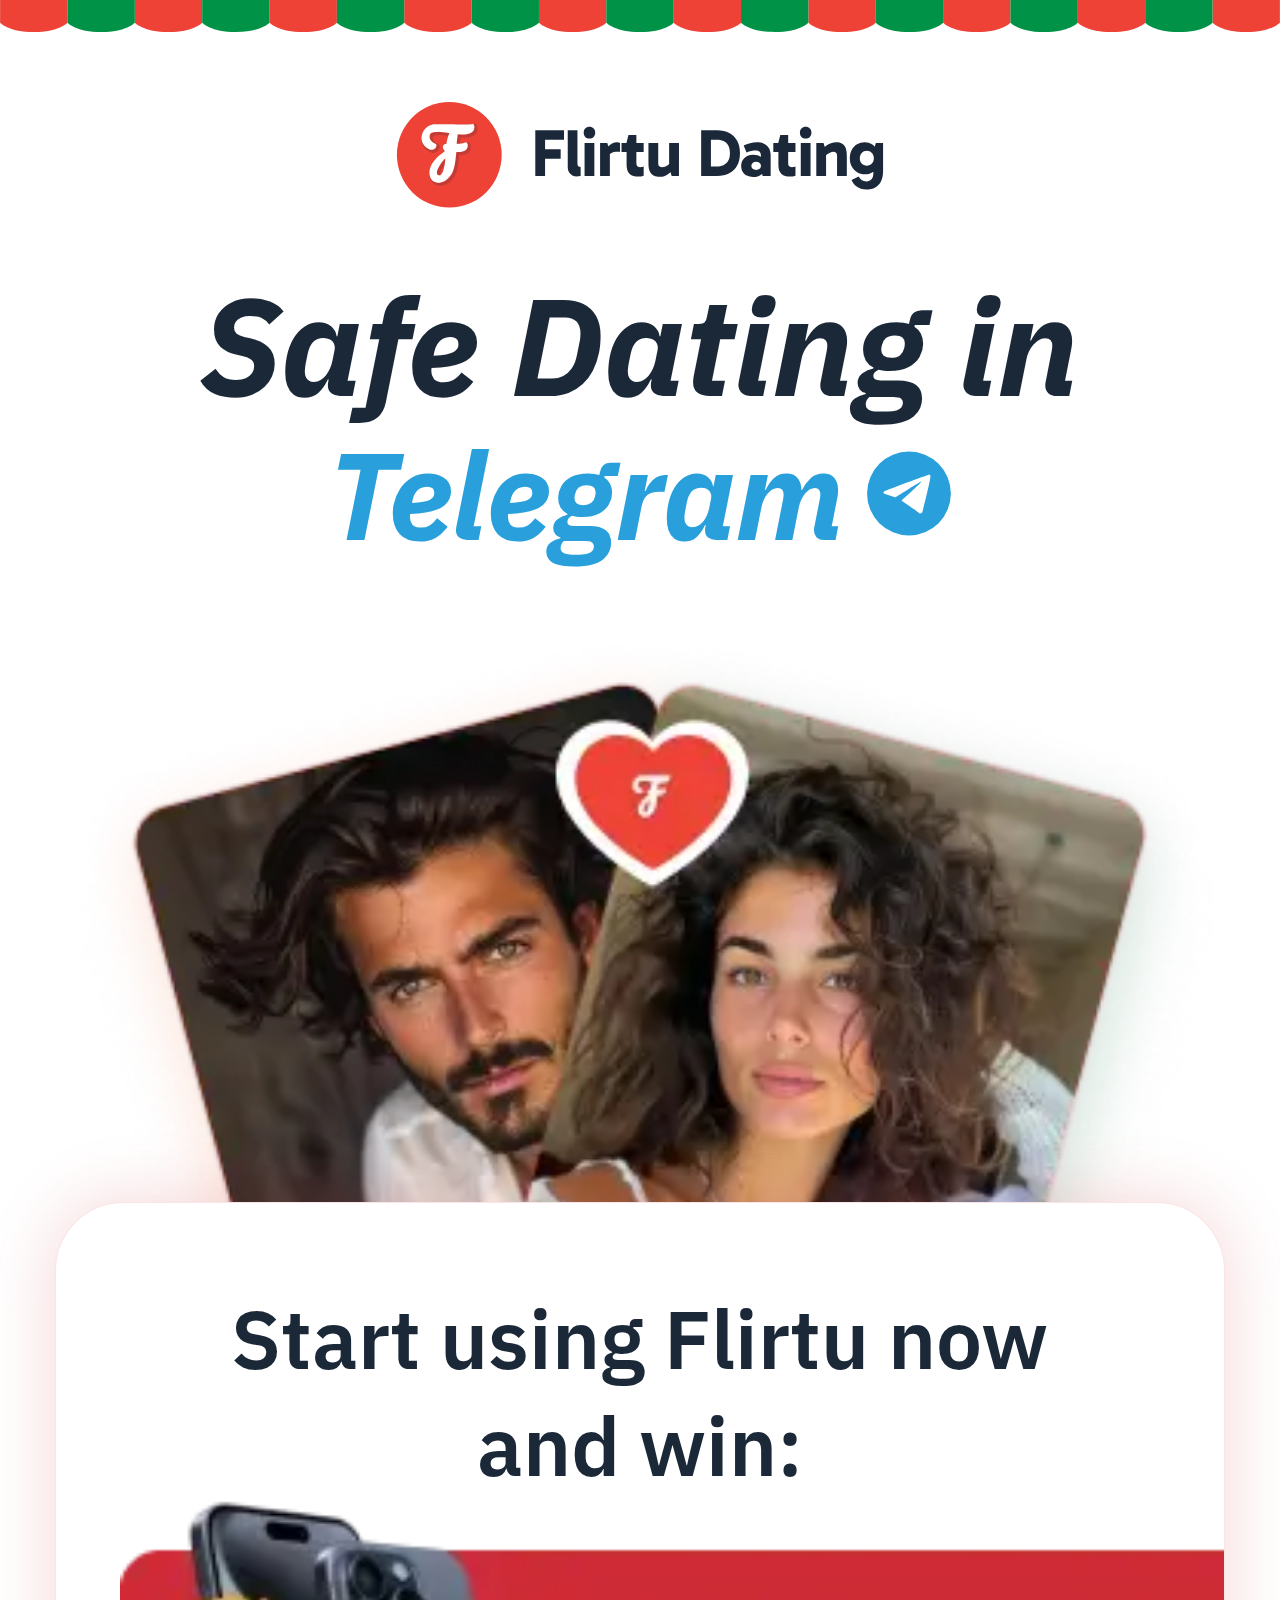
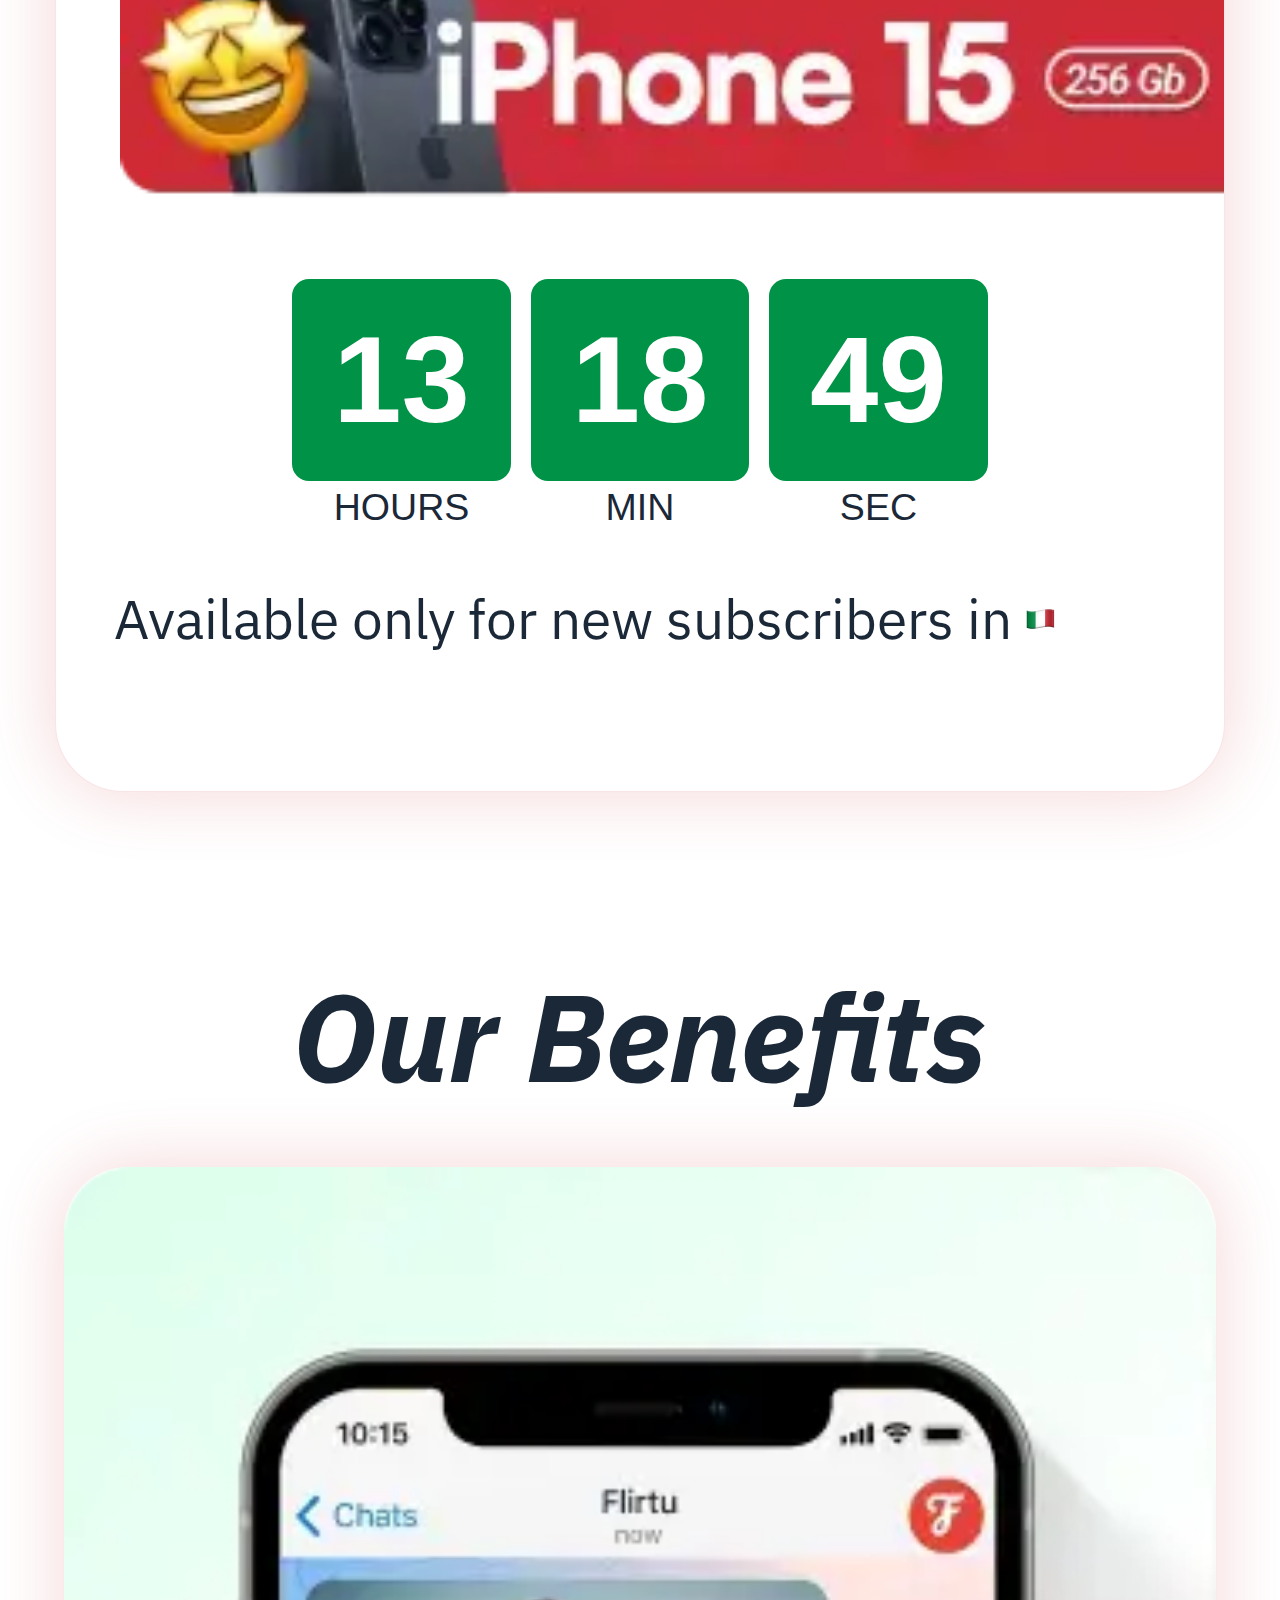
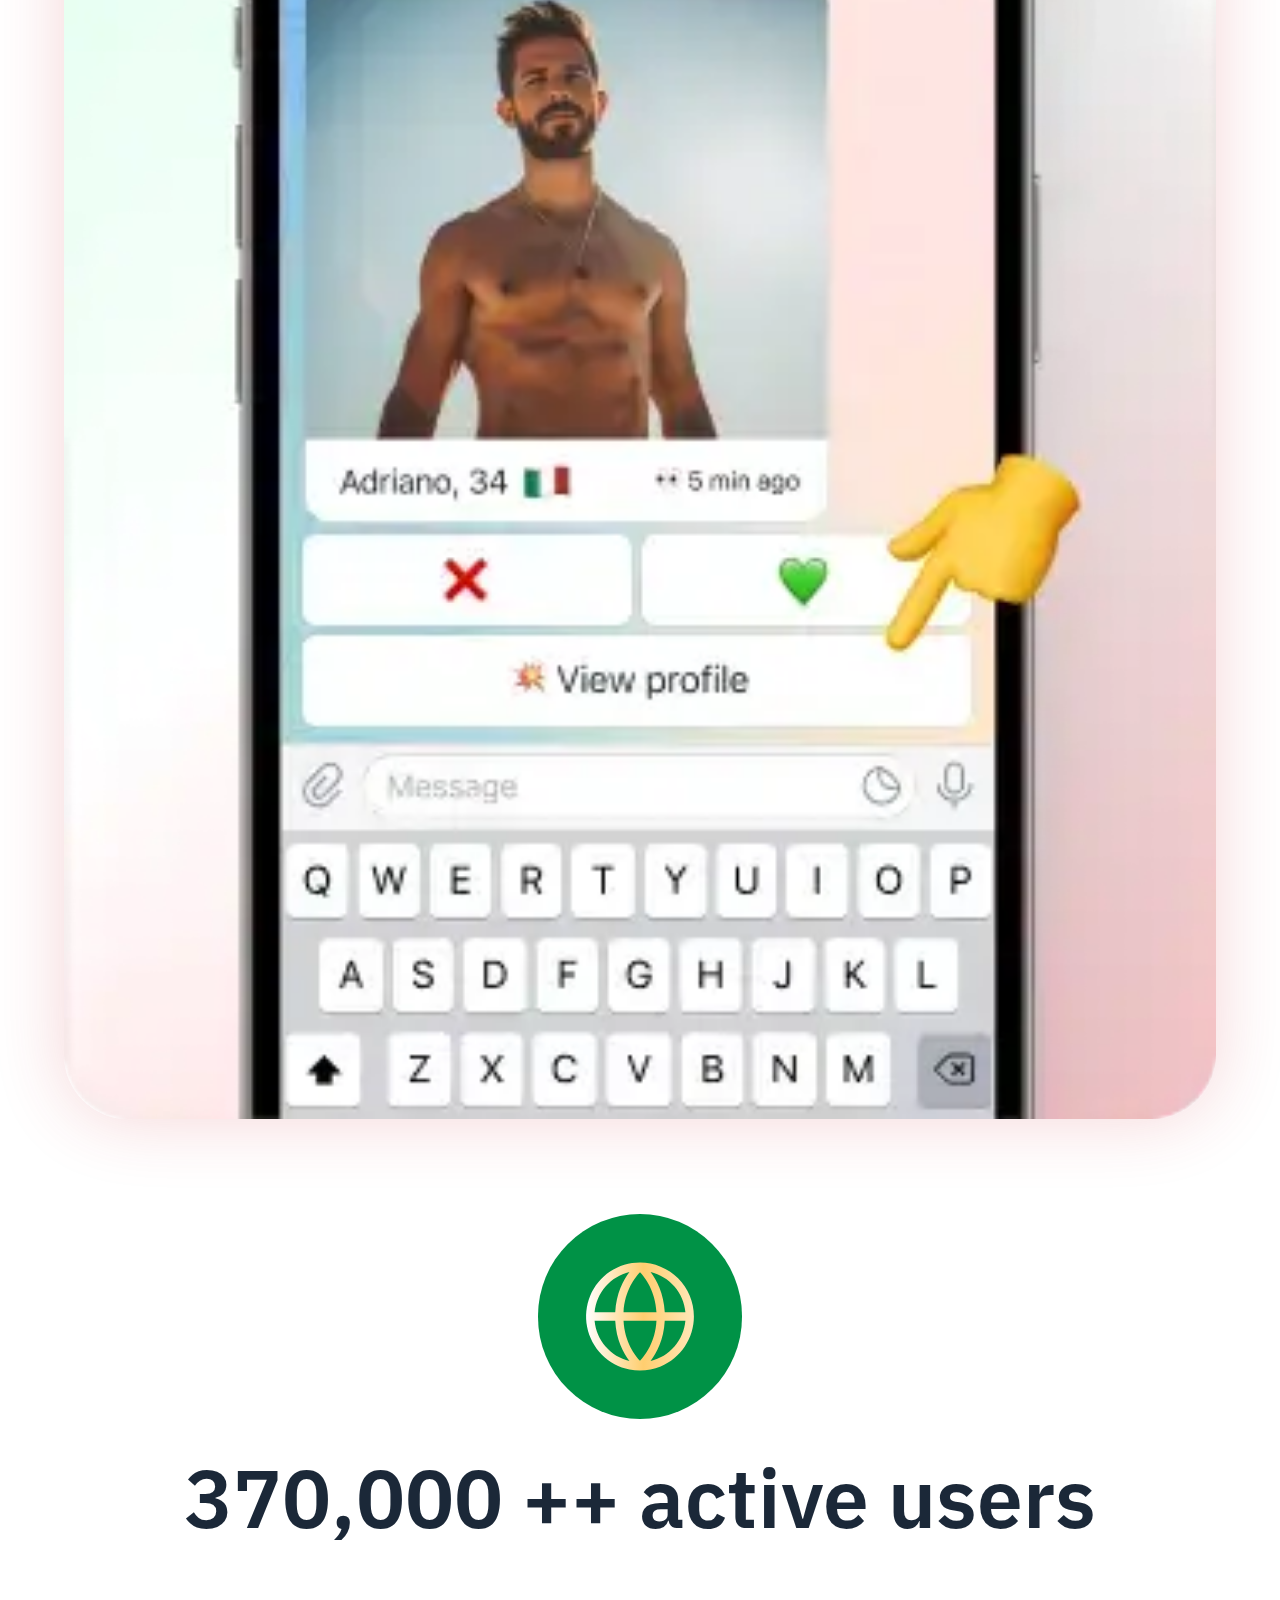
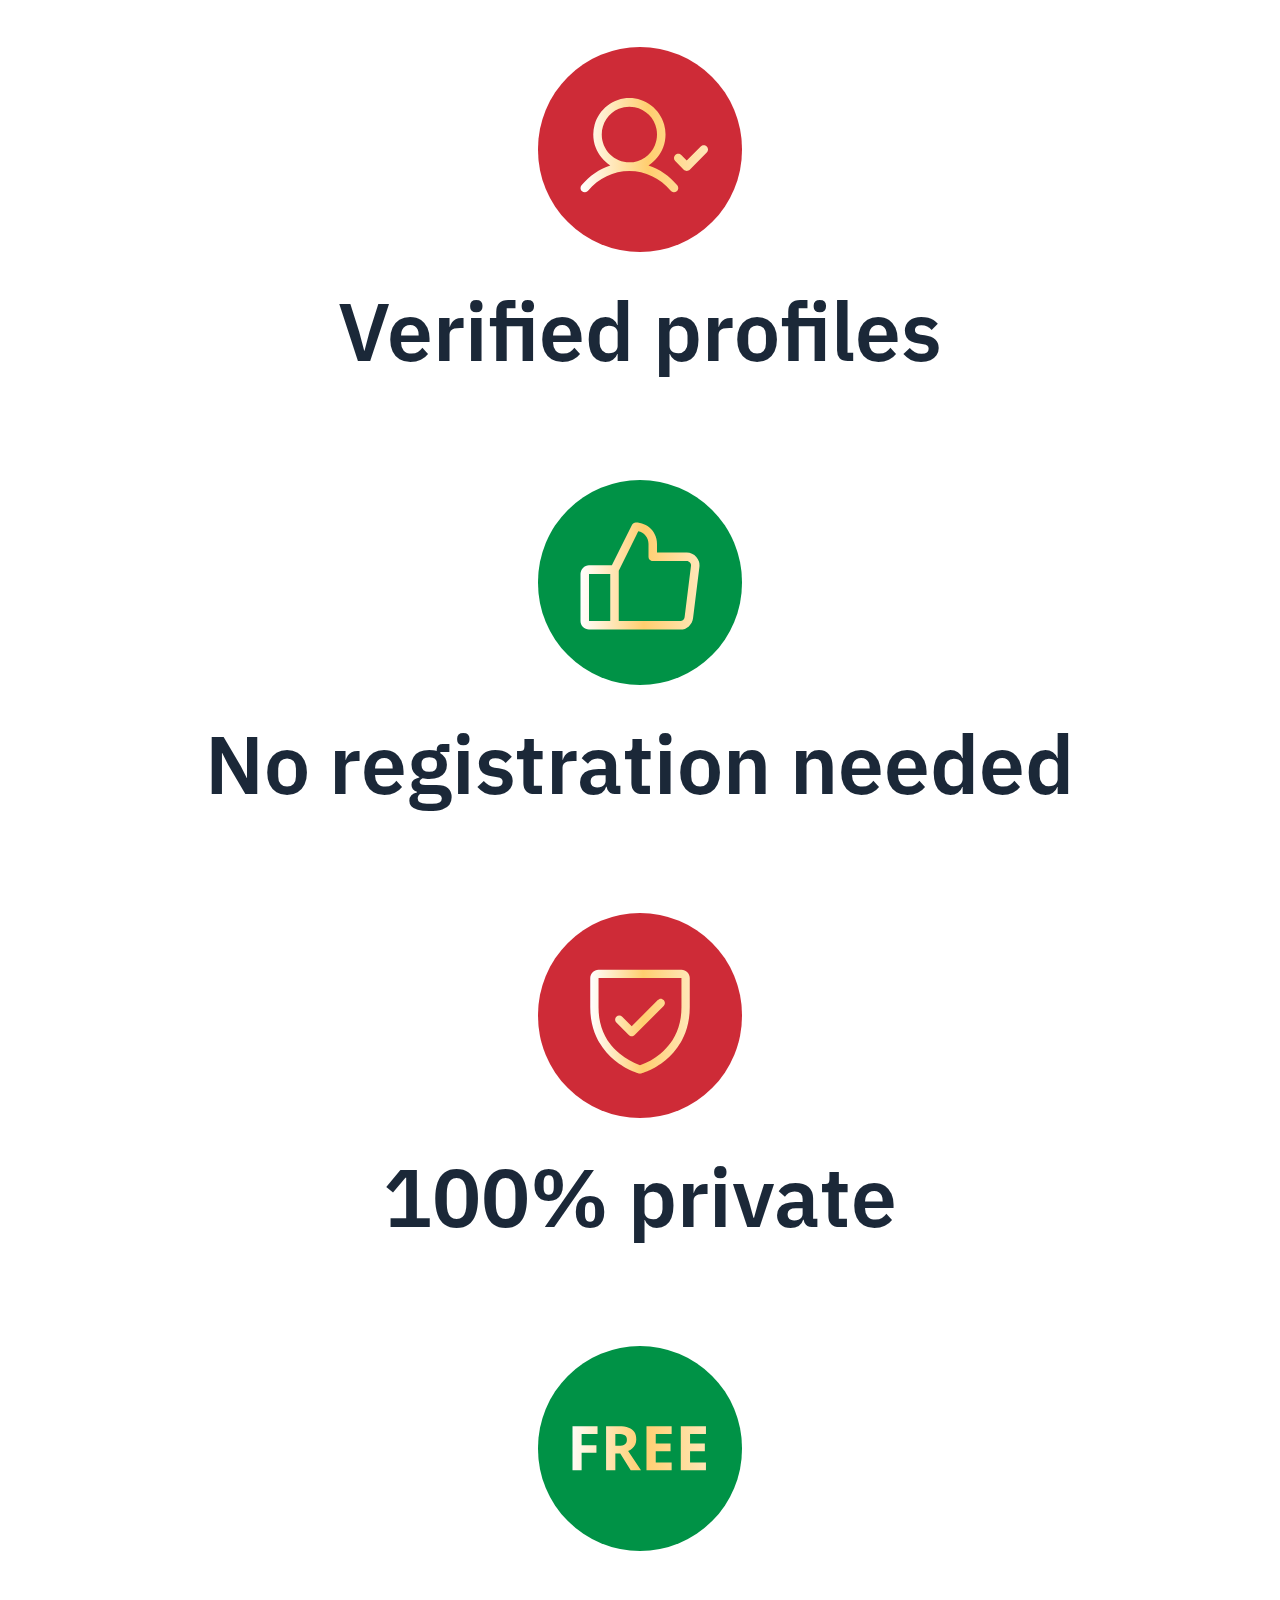
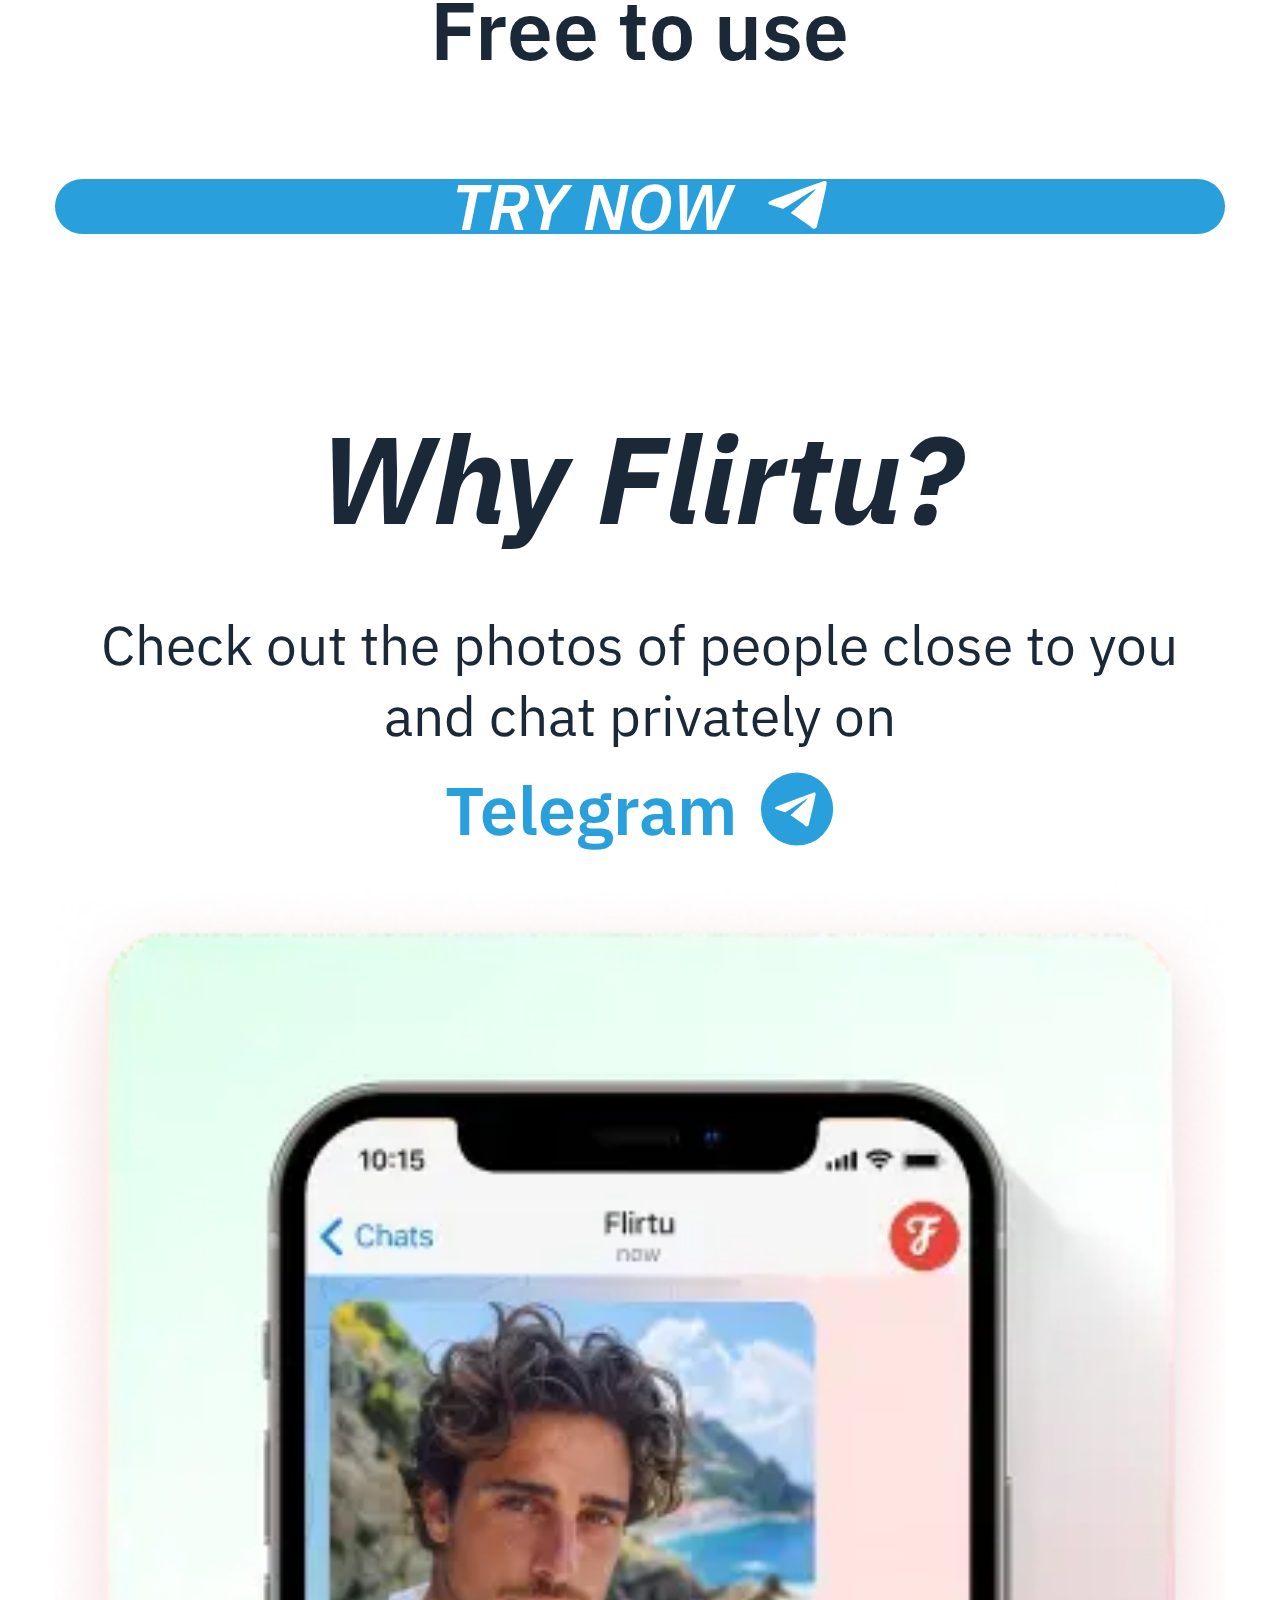
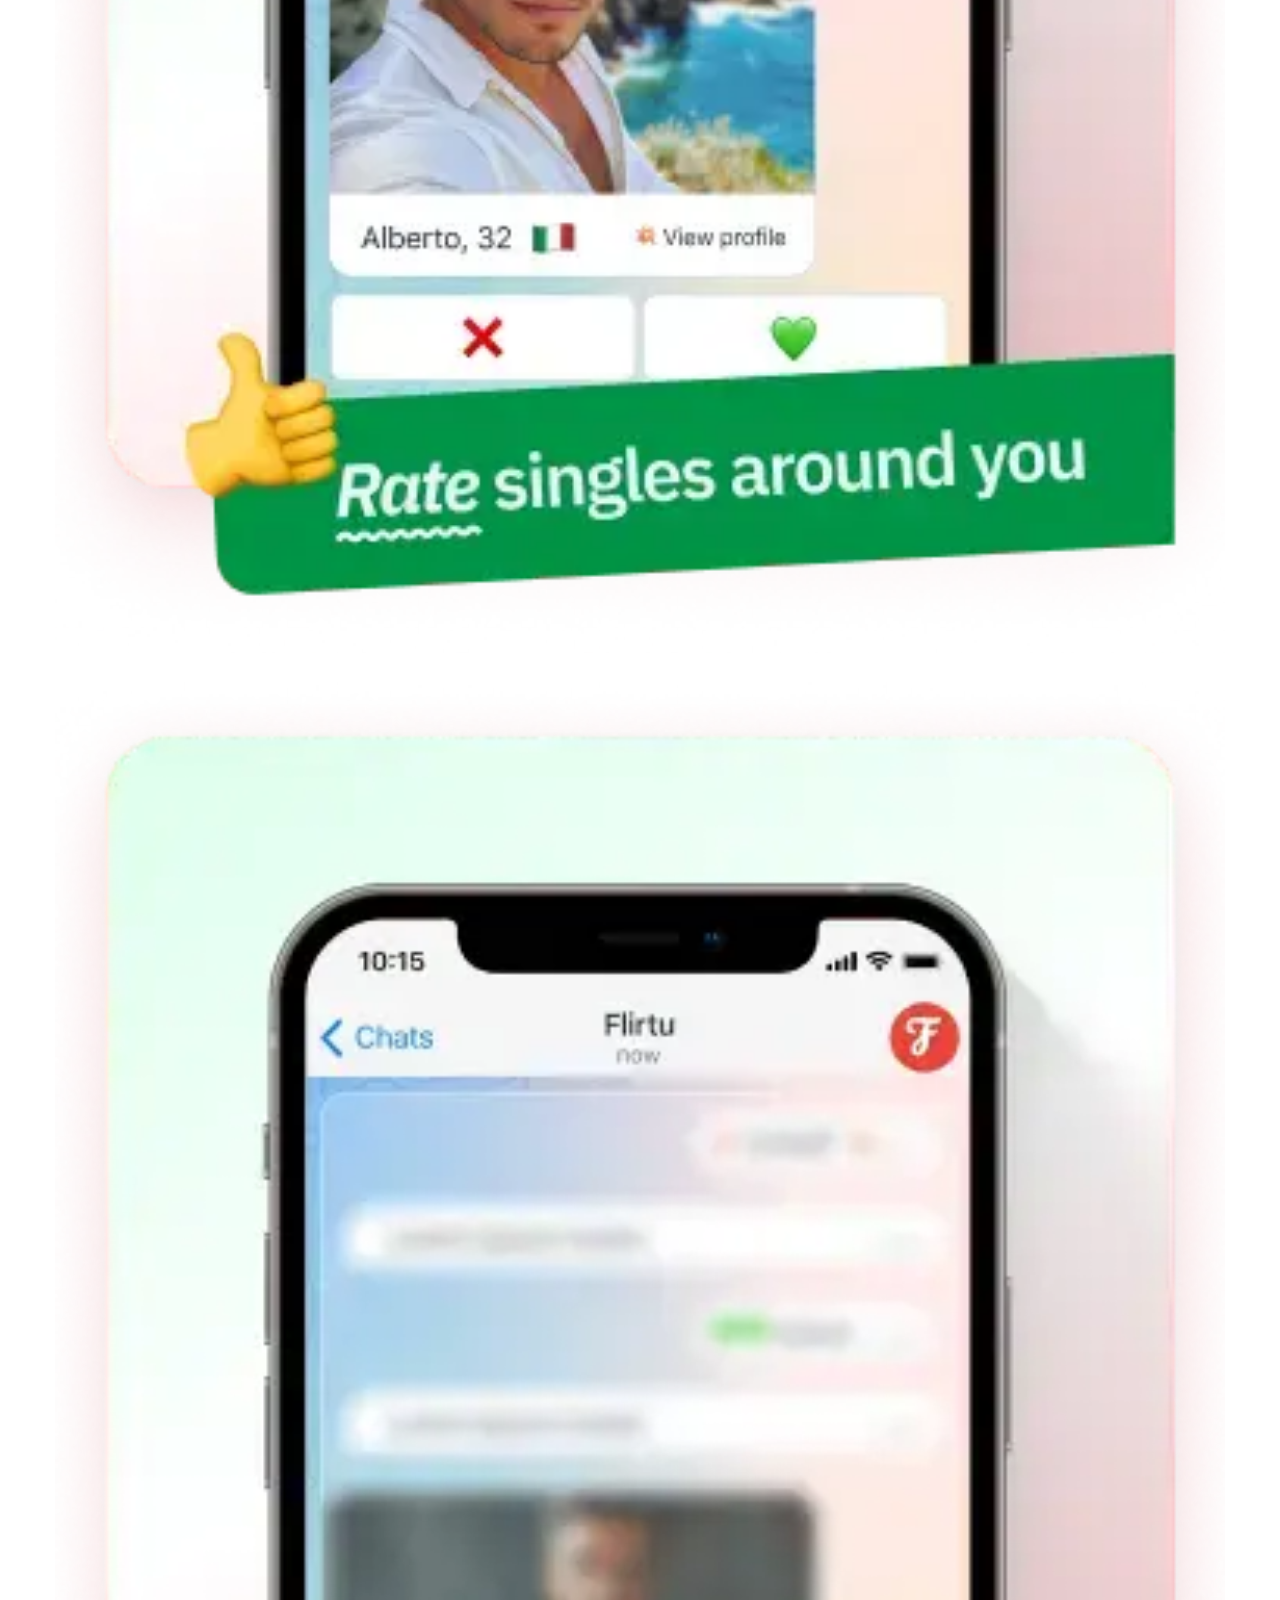
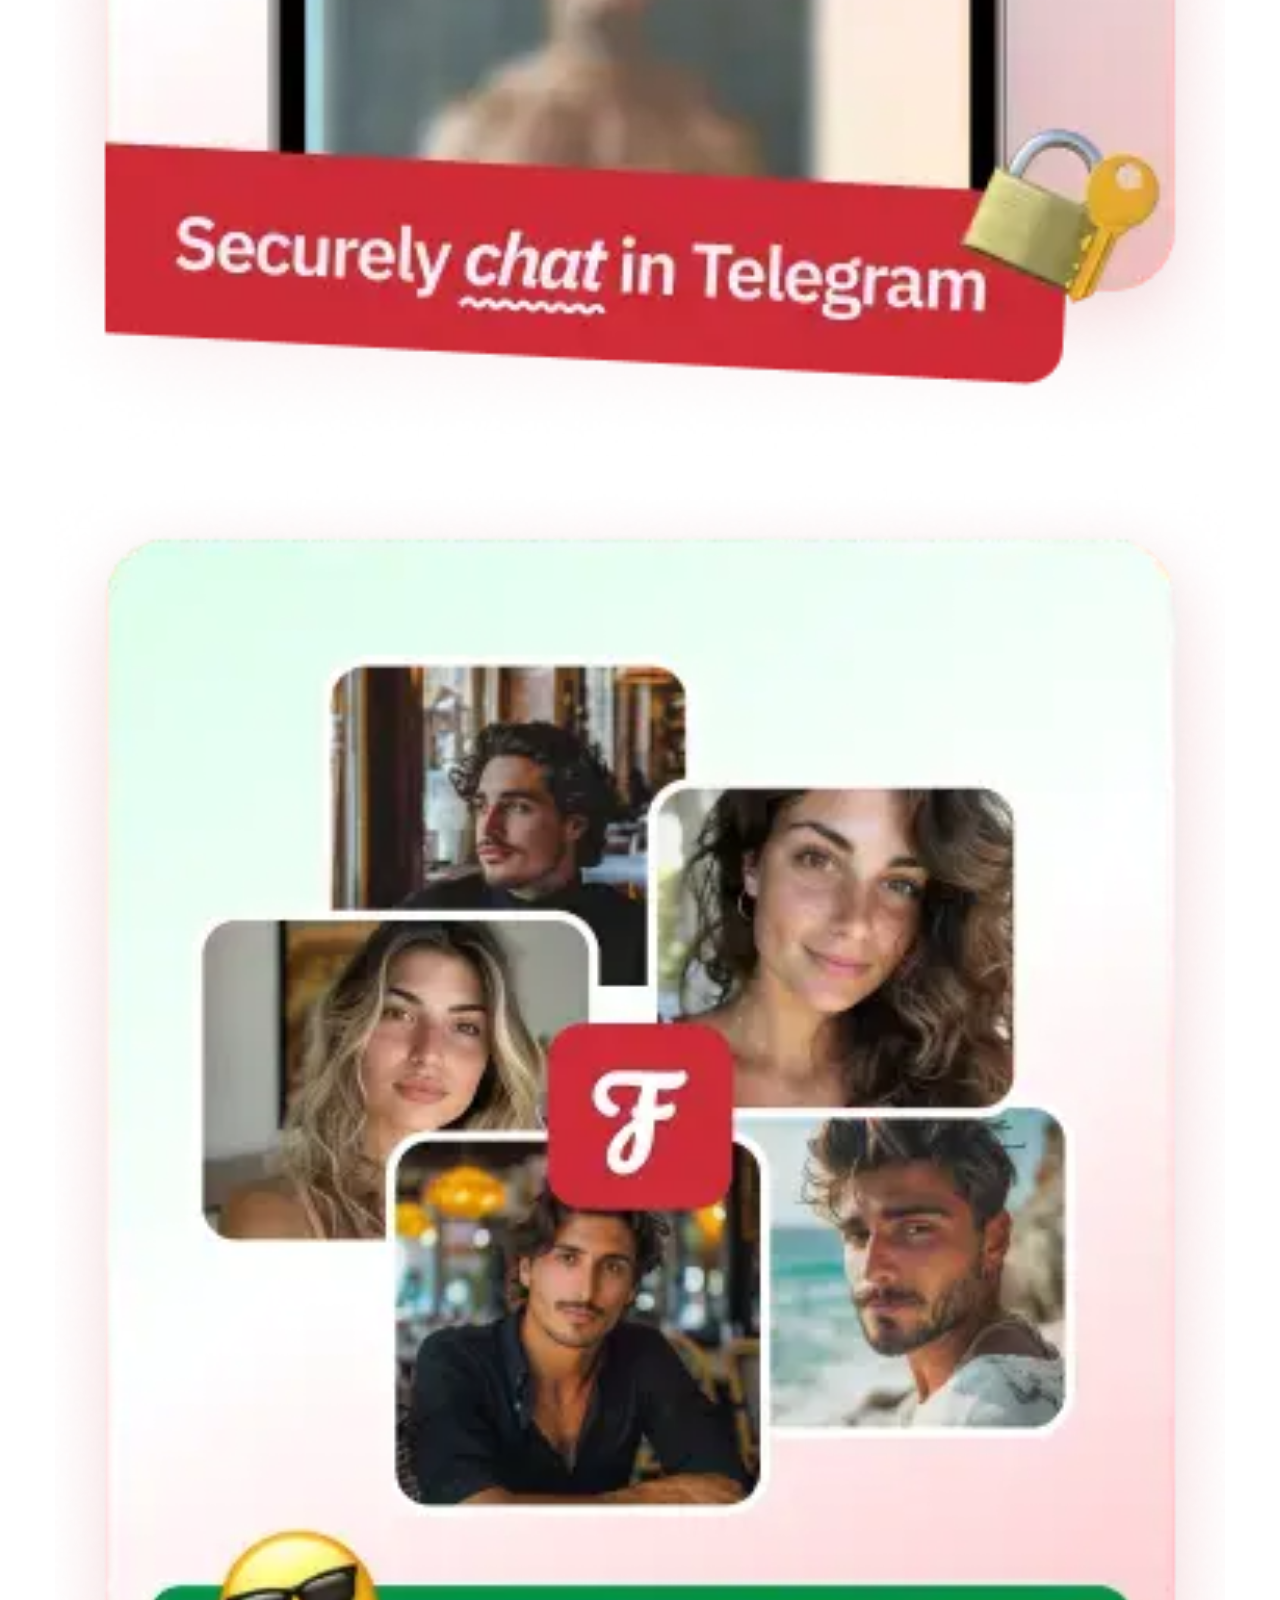
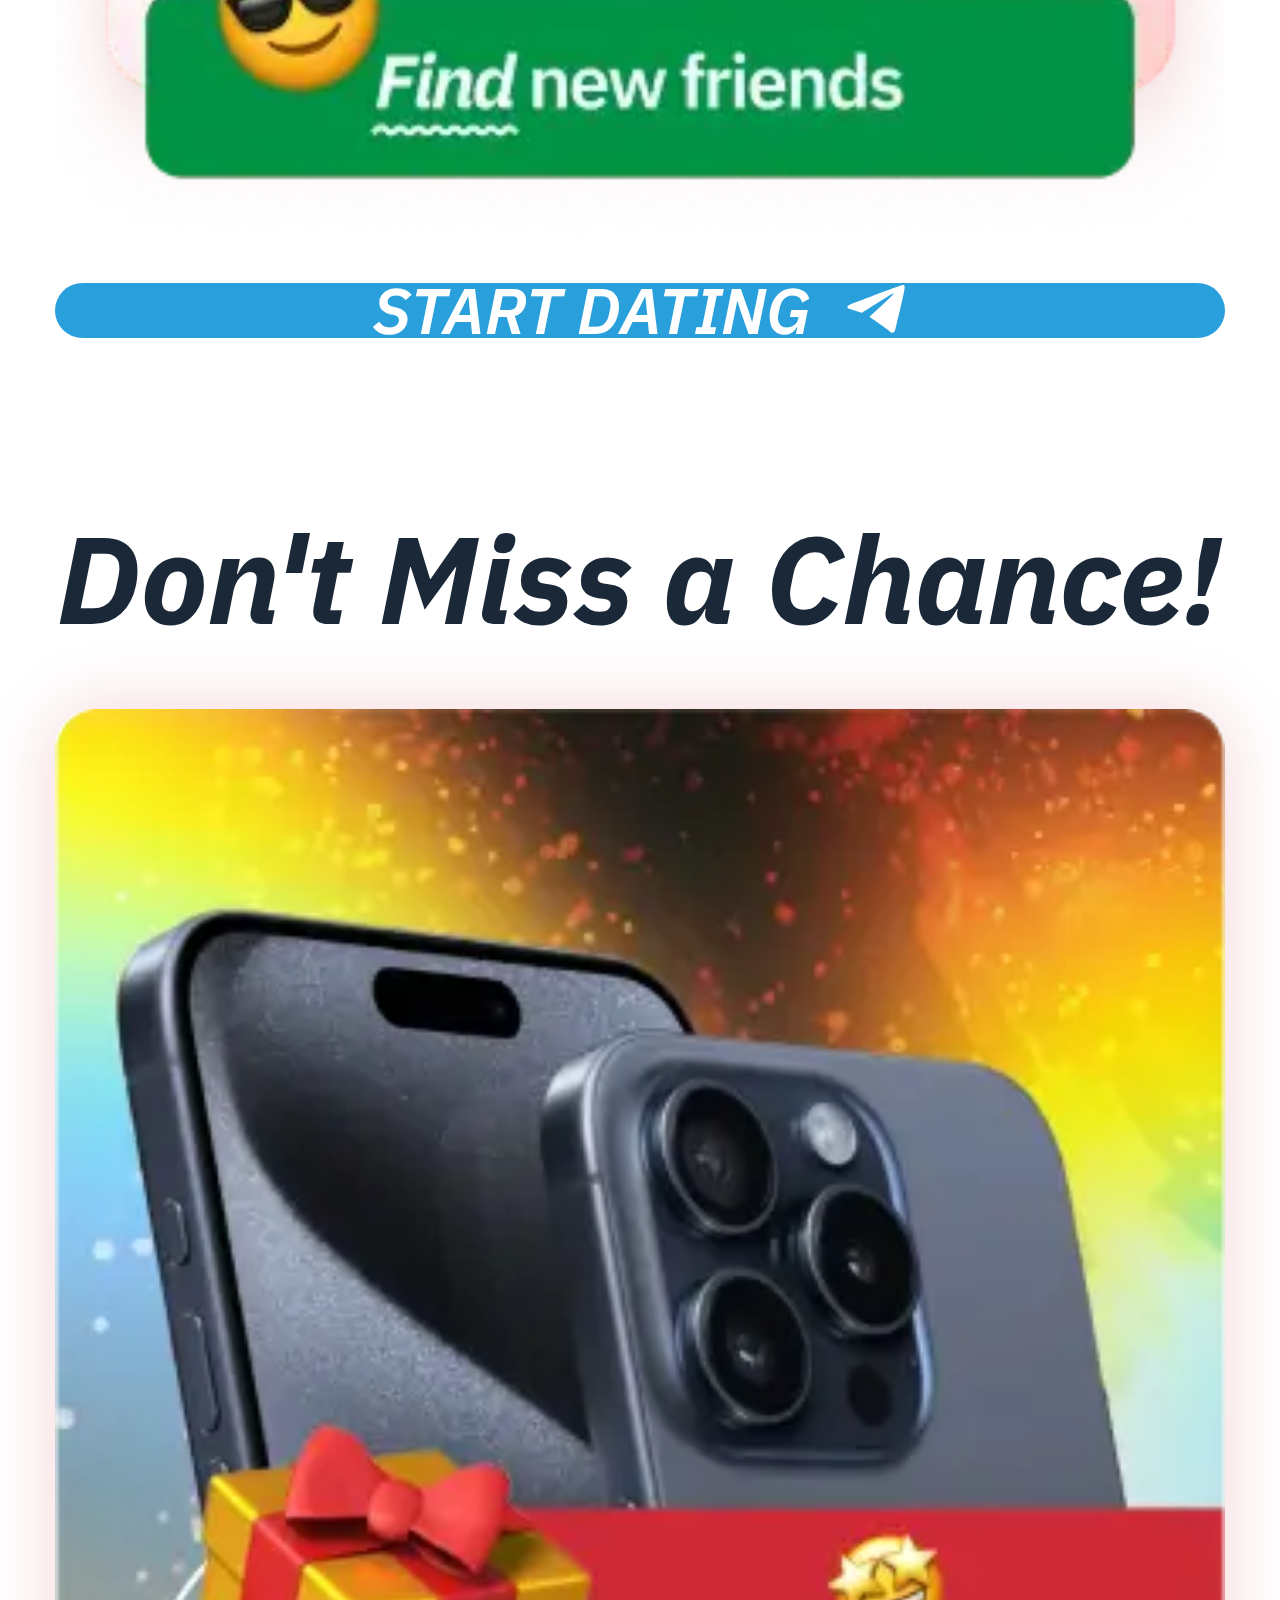
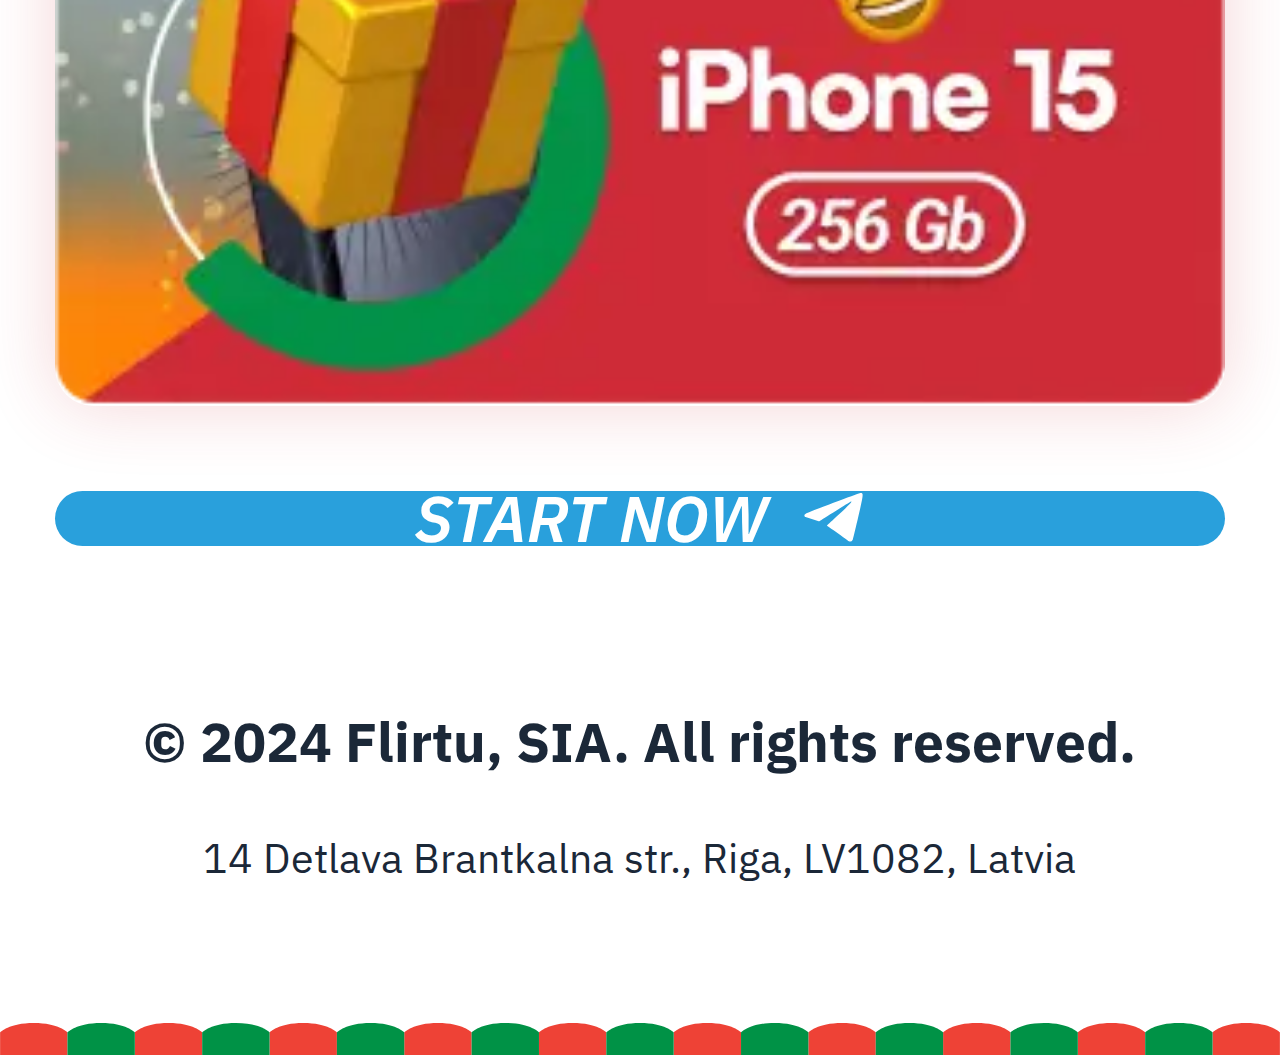
<file: app/index.html>
<!DOCTYPE html>
<html lang="en">
<head>
	<meta charset="utf-8">
    <meta name="viewport" content="width=device-width, initial-scale=1">
	<meta http-equiv="X-UA-Compatible" content="ie=edge">
	<meta name="description" content="Safe Dating In Telegram">
	<meta name="keywords" content="dating safe flirtu">
	<title>Safe Dating In Telegram</title>
	<link rel="shortcut icon" href="img/logo.ico" type="image/x-icon">
	<link rel="preconnect" href="https://fonts.googleapis.com">
<link rel="preconnect" href="https://fonts.gstatic.com" crossorigin>
<link href="https://fonts.googleapis.com/css2?family=IBM+Plex+Sans:ital,wght@0,100;0,200;0,300;0,400;0,500;0,600;0,700;1,100;1,200;1,300;1,400;1,500;1,600;1,700&display=swap" rel="stylesheet">
	<link rel="stylesheet" href="css/style.min.css">
</head>
<body>

	<img src="img/top-bg.svg" alt="background image" class="top-bg">

	<!-- start header  -->
	 <header class="header">
		<div class="container">

			<a href="" class="logo">
				<img src="img/logo.svg" alt="flirtu logo">
			</a>

			<h1 class="h1">
				Safe Dating in
			</h1>

			<div class="h2 h2--blue">
				Telegram <img src="img/telegram.svg" alt="telegram icon">
			</div>

		</div>
	 </header>
	
	<!-- end header  -->

	<!-- start main screen -->
	 <section class="main-screen">
		<div class="container">
			<img src="img/photos.webp" alt="photo" class="main-screen__photo">

			<div class="main-screen__content">

				<div class="text-m">
					Start using Flirtu now <br>
					and win:
				</div>

				<img src="img/banner.webp" alt="banner" class="banner">

				<div class="countdown">
                <div class="time-section">
                    <div id="hours" class="time-number">13</div>
                    <div class="time-label">hours</div>
                </div>
                <div class="time-section">
                    <div id="minutes" class="time-number time-number--2">18</div>
                    <div class="time-label">min</div>
                </div>
                <div class="time-section">
                    <div id="seconds" class="time-number time-number--3">49</div>
                    <div class="time-label">sec</div>
                </div>
            </div>

			<div class="main-screen__text">
				Available only for new subscribers in 
				<img src="img/flag.png" alt="flag italy">
			</div>

			</div>
		</div>
	 </section>
	<!-- end main screen -->

	<!-- start benefits section -->
	 <section class="benefits">
		<div class="container">

			<h2 class="h2">
				Our Benefits
			</h2>

			<img src="img/image.webp" alt="image" class="benefits__image">

			<div class="items-list">
				
				<div class="item">
					<div class="item__icon-wrapper">
						<img src="img/icon1.svg" alt="net icon" class="item__icon-image">				
					</div>
					<div class="text-m">
							370,000 ++ active users
						</div>
				</div>

				
					<div class="item">
						<div class="item__icon-wrapper">
							<img src="img/icon2.svg" alt="user icon" class="item__icon-image">				
						</div>
						<div class="text-m">
							Verified profiles
							</div>
					</div>	
			

				
					<div class="item">
						<div class="item__icon-wrapper">
							<img src="img/icon3.svg" alt="thumb icon" class="item__icon-image">				
						</div>
						<div class="text-m">
							No registration needed
							</div>
					</div>	
		

				
					<div class="item">
						<div class="item__icon-wrapper">
							<img src="img/icon4.svg" alt="safe icon" class="item__icon-image">				
						</div>
						<div class="text-m">
							100% private
							</div>
					</div>	
		

			
					<div class="item">
						<div class="item__icon-wrapper">
							<img src="img/icon5.svg" alt="free ico" class="item__icon-image">				
						</div>
						<div class="text-m">
							Free to use
							</div>
					</div>	
				

			</div>

			<a href="" class="button">
				TRY now <img src="img/tg.svg" alt="telegram icon">
			</a>

		</div>
	 </section>
	<!-- end benefits section -->

	<!-- start why flirty section -->
	 <section class="why-flirty">
		<div class="container">

			<h2 class="h2">
				Why Flirtu?
			</h2>
			<p class="text-center p-text">
				Check out the photos of people close to you and chat privately on
			</p>

			<a href="" class="telegram-link">
				Telegram
				<img src="img/telegram.svg" alt="telegram icon">
			</a>

			<div class="why-flirty__list">

				<img src="img/image1.webp" alt="image" class="why-flirty__img">

				<img src="img/image2.webp" alt="image" class="why-flirty__img">

				<img src="img/image3.webp" alt="image" class="why-flirty__img">

			</div>

			<a href="" class="button">
				START DATING <img src="img/tg.svg" alt="telegram icon">
			</a>

		</div>
	 </section>
	<!-- end why flirty section -->

	<!-- start call to action section -->
	 <section class="cta">
		<div class="container">
			<h2 class="h2">
				Don't Miss a Chance!
			</h2>

			<img src="img/image4.webp" alt="image" class="cta__image">

			<a href="" class="button">
				START NOW <img src="img/tg.svg" alt="telegram icon">
			</a>
		</div>
	 </section>
	<!-- end call to action section -->

	<!-- start footer -->
	 <footer class="footer">
		<div class="container">			
		<div class="footer__text">
			© 2024 Flirtu, SIA. All rights reserved.
		</div>
		<div class="footer__p">
			14 Detlava Brantkalna str., Riga, LV1082, Latvia
		</div>
	</div>
	 </footer>
	<!-- end footer -->

	

	<img src="img/bottom-bg.svg" alt="background image" class="bottom-bg">

</body>
</html>
</file>
<file: app/css/style.min.css>
body{margin:0;padding:0;font-family:"IBM Plex Sans",sans-serif;font-size:4.267vw;padding-top:8vw;padding-bottom:0vw;color:#1b2838;min-height:100vh}.top-bg{position:absolute;top:0;left:0;width:100vw}.bottom-bg{width:100vw;position:relative;top:3vw}.container{margin-left:auto;margin-right:auto;width:91.467vw}.h1{font-size:10.667vw;font-style:italic;font-weight:700;font-family:"IBM Plex Sans",sans;margin:0;line-height:1}.h2{font-size:9.6vw;font-family:serif;font-style:italic;font-weight:700;font-family:"IBM Plex Sans",sans;margin:0;display:-webkit-box;display:-ms-flexbox;display:flex;-webkit-box-align:center;-ms-flex-align:center;align-items:center;-webkit-box-pack:center;-ms-flex-pack:center;justify-content:center;text-align:center;margin-bottom:4vw}.h2 img{display:block;margin-left:1.787vw;width:6.8vw}.h2--blue{color:#29a0dc}.text-m{text-align:center;font-size:6.4vw;font-weight:600}.button{background:#29a0dc;display:-webkit-box;display:-ms-flexbox;display:flex;-webkit-box-pack:center;-ms-flex-pack:center;justify-content:center;-webkit-box-align:center;-ms-flex-align:center;align-items:center;height:55px;color:#fff;text-decoration:none;border-radius:10vw;font-size:5.067vw;text-transform:uppercase;font-style:italic;font-weight:600}.button img{display:block;margin-left:2.667vw;width:4.907vw}.text-center{text-align:center}p{margin-top:0;margin-bottom:0}.p-text{padding-left:2vw;padding-right:2vw}.logo{width:38.441vw;margin-left:auto;margin-right:auto;display:block;margin-bottom:4.267vw}.logo img{width:100%}.header .h1{text-align:center}.header .h2{text-align:center;-webkit-box-pack:center;-ms-flex-pack:center;justify-content:center}.main-screen__content{background:#fff;border-radius:5.333vw;padding-top:6.4vw;padding-bottom:6.4vw;border:1px solid rgba(206,43,55,.12);-webkit-box-shadow:0px 0px 5.6vw rgba(206,43,55,.2);box-shadow:0px 0px 5.6vw rgba(206,43,55,.2);position:relative;z-index:999;margin-top:-34vw;padding-left:4.533vw;padding-right:4.533vw;text-align:center;overflow:hidden;min-height:80vw}.main-screen__photo{width:89.6vw;display:block;margin-left:auto;margin-right:auto}.banner{width:86.4vw;position:relative;left:.5vw}.countdown{display:-webkit-box;display:-ms-flexbox;display:flex;-webkit-box-pack:center;-ms-flex-pack:center;justify-content:center;-webkit-box-align:center;-ms-flex-align:center;align-items:center;font-size:2em}.time-section{display:-webkit-box;display:-ms-flexbox;display:flex;-webkit-box-orient:vertical;-webkit-box-direction:normal;-ms-flex-direction:column;flex-direction:column;-webkit-box-align:center;-ms-flex-align:center;align-items:center;margin:0 10px}.time-number{font-size:9.6vw;font-family:"Inter",sans-serif;font-weight:700;width:17.067vw;height:15.733vw;background:#009246;color:#fff;display:-webkit-box;display:-ms-flexbox;display:flex;-webkit-box-pack:center;-ms-flex-pack:center;justify-content:center;-webkit-box-align:center;-ms-flex-align:center;align-items:center;border-radius:1.333vw}.time-number--2{background:#009246}.time-number--3{background:#009246}.countdown--orange .time-number{background:-webkit-gradient(linear, left top, right top, from(#ff8a01), to(#ff7e00));background:-o-linear-gradient(left, #ff8a01, #ff7e00);background:linear-gradient(90deg, #ff8a01, #ff7e00)}.countdown--orange .time-number--2{background:-webkit-gradient(linear, left top, right top, from(#ff7b01), to(#ff5000));background:-o-linear-gradient(left, #ff7b01, #ff5000);background:linear-gradient(90deg, #ff7b01, #ff5000)}.countdown--orange .time-number--3{background:-webkit-gradient(linear, left top, right top, from(#ff5c00), to(#ff0000));background:-o-linear-gradient(left, #ff5c00, #ff0000);background:linear-gradient(90deg, #ff5c00, #ff0000)}.countdown{margin-top:4vw}.time-label{font-size:2.933vw;text-transform:uppercase;margin-top:5px;font-family:"Inter",sans-serif}.main-screen__text{display:-webkit-box;display:-ms-flexbox;display:flex;-webkit-box-align:center;-ms-flex-align:center;align-items:center;font-size:4.267vw;margin-top:4.267vw}.main-screen__text img{display:block;margin-left:1vw}.benefits{padding-top:12.8vw;padding-bottom:12.8vw}.benefits__image{-webkit-box-shadow:0px 0px 5.6vw rgba(206,43,55,.2);box-shadow:0px 0px 5.6vw rgba(206,43,55,.2);border-radius:5vw;width:90vw;display:block;margin-left:auto;margin-right:auto}.items-list{padding-top:3.733vw;padding-bottom:3.733vw}.item{text-align:center;padding-top:3.733vw;padding-bottom:3.733vw}.item__icon-wrapper{width:16vw;height:16vw;display:-webkit-box;display:-ms-flexbox;display:flex;-webkit-box-pack:center;-ms-flex-pack:center;justify-content:center;-webkit-box-align:center;-ms-flex-align:center;align-items:center;border-radius:50%;background:#009246;margin-left:auto;margin-right:auto;margin-bottom:2vw}.item__icon-image{width:10.667vw}.item:nth-child(even) .item__icon-wrapper{background:#ce2b37}.telegram-link{display:-webkit-box;display:-ms-flexbox;display:flex;-webkit-box-pack:center;-ms-flex-pack:center;justify-content:center;-webkit-box-align:center;-ms-flex-align:center;align-items:center;margin-top:1.067vw;color:#29a0dc;font-size:5.333vw;font-weight:600;text-decoration:none}.telegram-link img{width:5.867vw;height:5.867vw;display:block;margin-left:1.787vw}.why-flirty__img{display:block;margin-left:auto;margin-right:auto;width:100%;margin-top:20px;margin-bottom:20px}.cta{padding-top:12.533vw;padding-bottom:12.533vw}.cta__image{width:100%;-webkit-box-shadow:0px 0px 5.6vw rgba(206,43,55,.2);box-shadow:0px 0px 5.6vw rgba(206,43,55,.2);border-radius:3vw;display:block;margin-bottom:6.667vw}.footer{text-align:center;padding-bottom:6vw}.footer__text{font-weight:700;margin-bottom:4.2vw}.footer__p{font-size:3.2vw}.black-mode{background:#141320;color:#fff}.main-screen__content{color:#1b2838}
</file>
